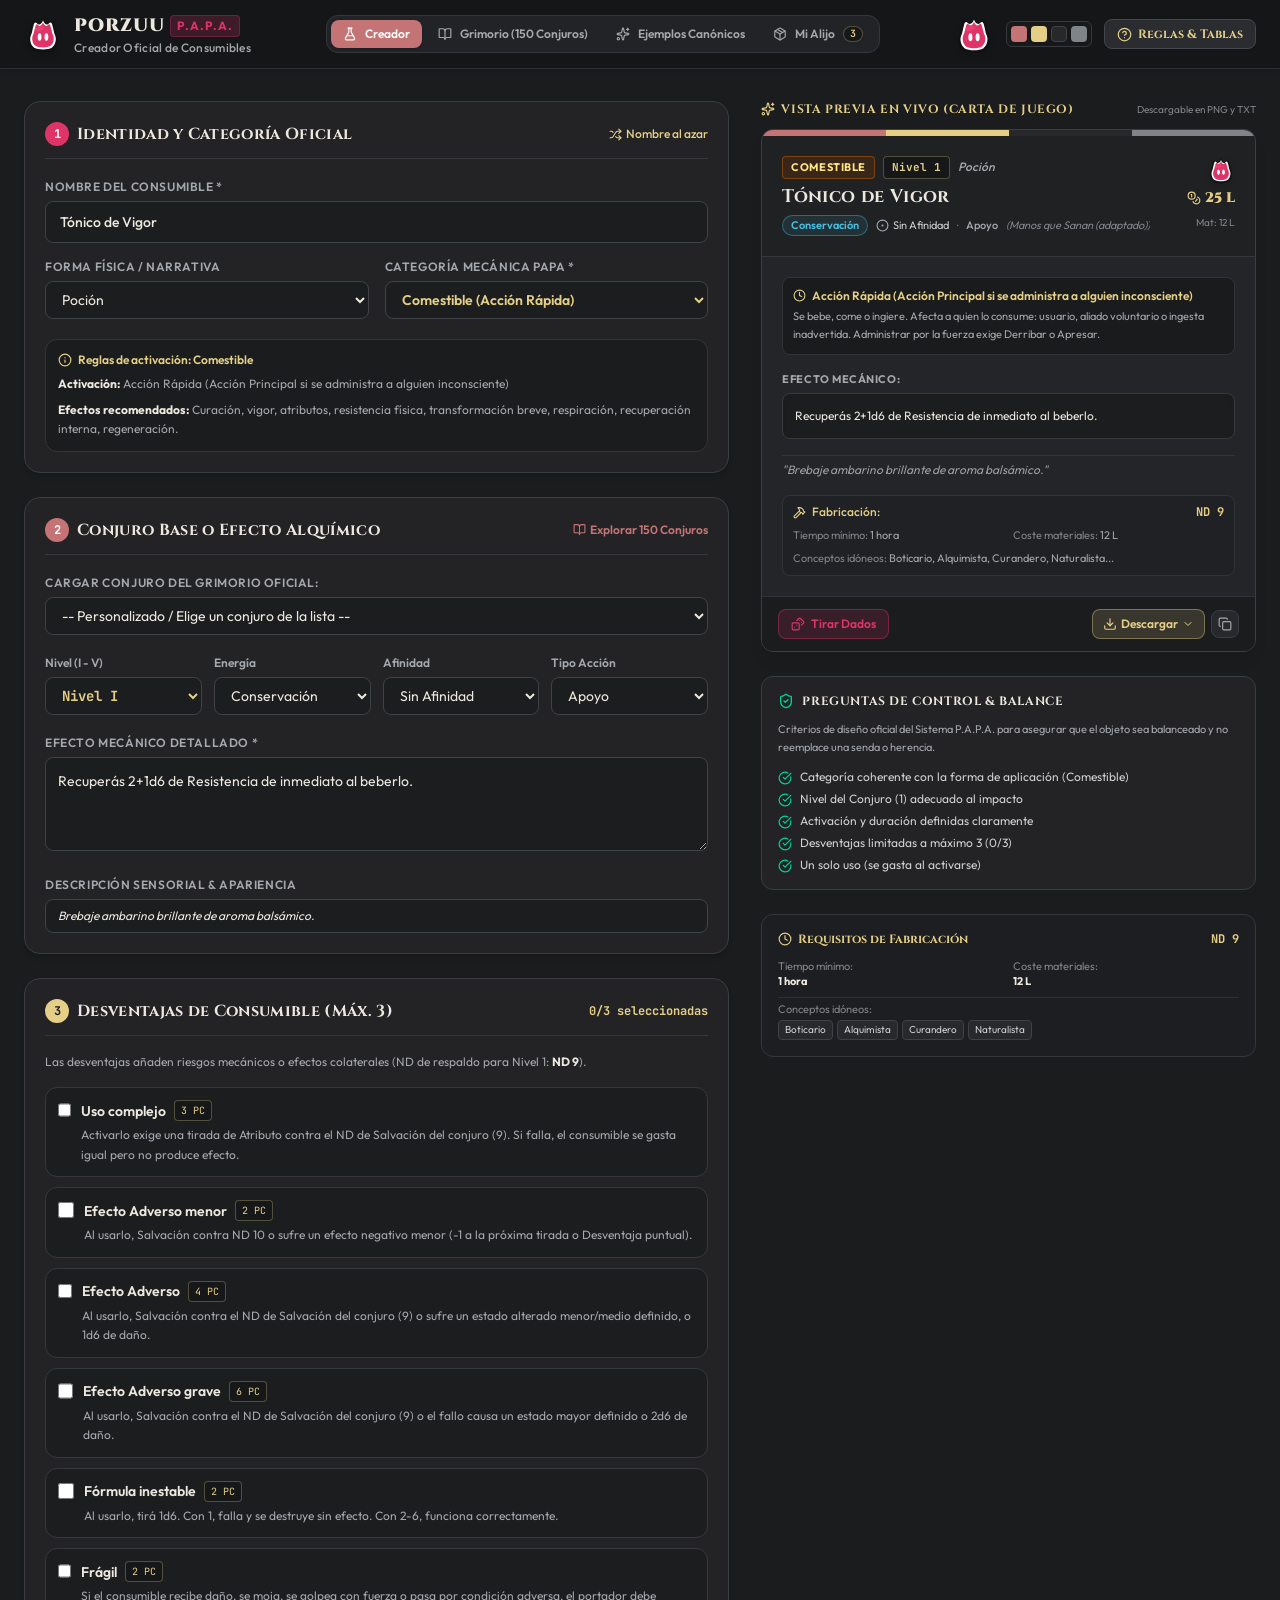
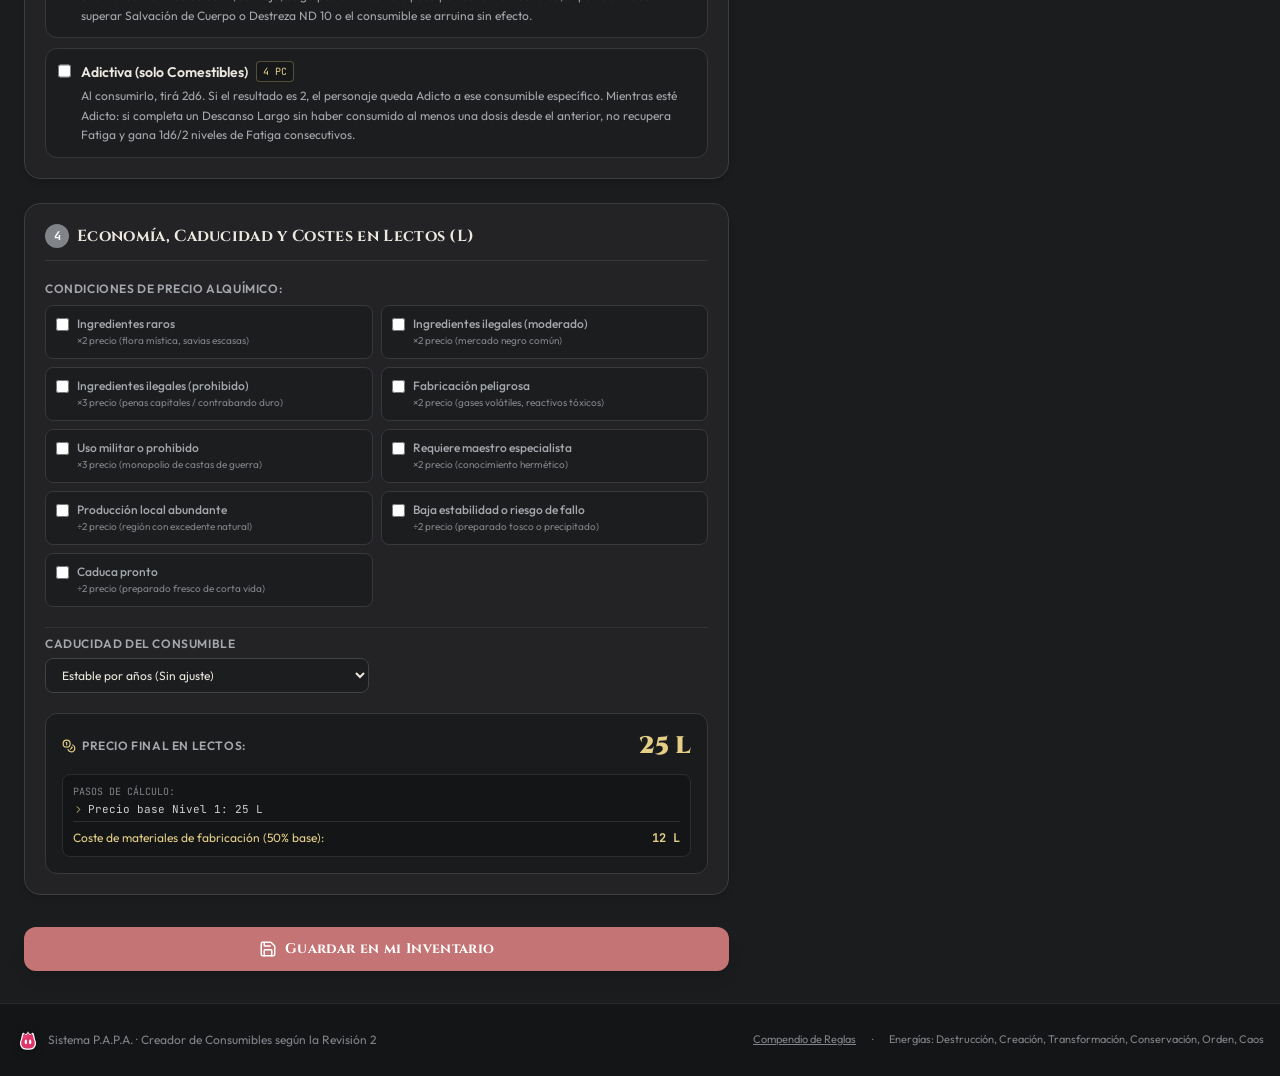
<file: docs/index.html>
<!doctype html>
<html lang="es">
  <head>
    <meta charset="UTF-8" />
    <meta name="viewport" content="width=device-width, initial-scale=1.0" />
    <title>P.A.P.A. Creador de Consumibles</title>
    <meta name="description" content="Creador y gestor oficial de objetos consumibles para el Sistema P.A.P.A. (Pociones, ungüentos, talismanes, pergaminos y bombas) con catálogo de conjuros del Grimorio y cálculo de costes en Lectos." />
    <meta property="og:title" content="P.A.P.A. Creador de Consumibles" />
    <meta property="og:description" content="Creador y gestor oficial de objetos consumibles para el Sistema P.A.P.A. (Pociones, ungüentos, talismanes, pergaminos y bombas) con catálogo de conjuros del Grimorio y cálculo de costes en Lectos." />
    <meta property="og:type" content="website" />
    <meta name="twitter:card" content="summary_large_image" />
    <link rel="preconnect" href="https://fonts.googleapis.com">
    <link rel="preconnect" href="https://fonts.gstatic.com" crossorigin>
    <link href="https://fonts.googleapis.com/css2?family=Cinzel:wght@600;700;800;900&family=Outfit:wght@300;400;500;600;700&family=JetBrains+Mono:wght@400;500;600&display=swap" rel="stylesheet">
    <script type="module" crossorigin src="./assets/index-DGVx4wsj.js"></script>
    <link rel="stylesheet" crossorigin href="./assets/index-jU_vrio8.css">
  </head>
  <body class="bg-[#1f2022] text-[#f4efe6] antialiased selection:bg-[#c47474] selection:text-white">
    <div id="root"></div>
  </body>
</html>
</file>
<file: docs/assets/index-jU_vrio8.css>
/*! tailwindcss v4.3.3 | MIT License | https://tailwindcss.com */
@layer properties{@supports (((-webkit-hyphens:none)) and (not (margin-trim:inline))) or ((-moz-orient:inline) and (not (color:rgb(from red r g b)))){*,:before,:after,::backdrop{--tw-translate-x:0;--tw-translate-y:0;--tw-translate-z:0;--tw-rotate-x:initial;--tw-rotate-y:initial;--tw-rotate-z:initial;--tw-skew-x:initial;--tw-skew-y:initial;--tw-space-y-reverse:0;--tw-divide-y-reverse:0;--tw-border-style:solid;--tw-gradient-position:initial;--tw-gradient-from:#0000;--tw-gradient-via:#0000;--tw-gradient-to:#0000;--tw-gradient-stops:initial;--tw-gradient-via-stops:initial;--tw-gradient-from-position:0%;--tw-gradient-via-position:50%;--tw-gradient-to-position:100%;--tw-leading:initial;--tw-font-weight:initial;--tw-tracking:initial;--tw-shadow:0 0 #0000;--tw-shadow-color:initial;--tw-shadow-alpha:100%;--tw-inset-shadow:0 0 #0000;--tw-inset-shadow-color:initial;--tw-inset-shadow-alpha:100%;--tw-ring-color:initial;--tw-ring-shadow:0 0 #0000;--tw-inset-ring-color:initial;--tw-inset-ring-shadow:0 0 #0000;--tw-ring-inset:initial;--tw-ring-offset-width:0px;--tw-ring-offset-color:#fff;--tw-ring-offset-shadow:0 0 #0000;--tw-blur:initial;--tw-brightness:initial;--tw-contrast:initial;--tw-grayscale:initial;--tw-hue-rotate:initial;--tw-invert:initial;--tw-opacity:initial;--tw-saturate:initial;--tw-sepia:initial;--tw-drop-shadow:initial;--tw-drop-shadow-color:initial;--tw-drop-shadow-alpha:100%;--tw-drop-shadow-size:initial;--tw-backdrop-blur:initial;--tw-backdrop-brightness:initial;--tw-backdrop-contrast:initial;--tw-backdrop-grayscale:initial;--tw-backdrop-hue-rotate:initial;--tw-backdrop-invert:initial;--tw-backdrop-opacity:initial;--tw-backdrop-saturate:initial;--tw-backdrop-sepia:initial;--tw-duration:initial;--tw-scale-x:1;--tw-scale-y:1;--tw-scale-z:1}}}@layer theme{:root,:host{--font-sans:"Outfit", system-ui, -apple-system, sans-serif;--font-serif:"Cinzel", Georgia, serif;--font-mono:"JetBrains Mono", monospace;--color-amber-200:oklch(92.4% .12 95.746);--color-amber-300:oklch(87.9% .169 91.605);--color-amber-400:oklch(82.8% .189 84.429);--color-amber-600:oklch(66.6% .179 58.318);--color-amber-700:oklch(55.5% .163 48.998);--color-amber-900:oklch(41.4% .112 45.904);--color-amber-950:oklch(27.9% .077 45.635);--color-emerald-200:oklch(90.5% .093 164.15);--color-emerald-300:oklch(84.5% .143 164.978);--color-emerald-400:oklch(76.5% .177 163.223);--color-emerald-600:oklch(59.6% .145 163.225);--color-emerald-700:oklch(50.8% .118 165.612);--color-emerald-900:oklch(37.8% .077 168.94);--color-emerald-950:oklch(26.2% .051 172.552);--color-sky-400:oklch(74.6% .16 232.661);--color-purple-400:oklch(71.4% .203 305.504);--color-rose-200:oklch(89.2% .058 10.001);--color-rose-300:oklch(81% .117 11.638);--color-rose-400:oklch(71.2% .194 13.428);--color-rose-600:oklch(58.6% .253 17.585);--color-rose-700:oklch(51.4% .222 16.935);--color-rose-900:oklch(41% .159 10.272);--color-rose-950:oklch(27.1% .105 12.094);--color-slate-300:oklch(86.9% .022 252.894);--color-zinc-200:oklch(92% .004 286.32);--color-zinc-700:oklch(37% .013 285.805);--color-zinc-800:oklch(27.4% .006 286.033);--color-stone-400:oklch(70.9% .01 56.259);--color-black:#000;--color-white:#fff;--spacing:.25rem;--container-sm:24rem;--container-md:28rem;--container-xl:36rem;--container-2xl:42rem;--container-4xl:56rem;--container-7xl:80rem;--text-xs:.75rem;--text-xs--line-height:calc(1 / .75);--text-sm:.875rem;--text-sm--line-height:calc(1.25 / .875);--text-base:1rem;--text-base--line-height:calc(1.5 / 1);--text-lg:1.125rem;--text-lg--line-height:calc(1.75 / 1.125);--text-xl:1.25rem;--text-xl--line-height:calc(1.75 / 1.25);--text-2xl:1.5rem;--text-2xl--line-height:calc(2 / 1.5);--font-weight-normal:400;--font-weight-medium:500;--font-weight-semibold:600;--font-weight-bold:700;--font-weight-black:900;--tracking-wide:.025em;--tracking-wider:.05em;--tracking-widest:.1em;--leading-snug:1.375;--leading-relaxed:1.625;--radius-sm:.25rem;--radius-md:.375rem;--radius-lg:.5rem;--radius-xl:.75rem;--radius-2xl:1rem;--drop-shadow-md:0 3px 3px #0000001f;--animate-spin:spin 1s linear infinite;--blur-sm:8px;--blur-md:12px;--default-transition-duration:.15s;--default-transition-timing-function:cubic-bezier(.4, 0, .2, 1);--default-font-family:var(--font-sans);--default-mono-font-family:var(--font-mono);--color-papa-dark:#1b1c1e}}@layer base{*,:after,:before,::backdrop{box-sizing:border-box;border:0 solid;margin:0;padding:0}::file-selector-button{box-sizing:border-box;border:0 solid;margin:0;padding:0}html,:host{-webkit-text-size-adjust:100%;tab-size:4;line-height:1.5;font-family:var(--default-font-family,-apple-system, BlinkMacSystemFont, "Segoe UI", Roboto, "Helvetica Neue", "Noto Sans", Arial, sans-serif, "Apple Color Emoji", "Segoe UI Emoji", "Segoe UI Symbol", "Noto Color Emoji");font-feature-settings:var(--default-font-feature-settings,normal);font-variation-settings:var(--default-font-variation-settings,normal);-webkit-tap-highlight-color:transparent}hr{height:0;color:inherit;border-top-width:1px}abbr:where([title]){-webkit-text-decoration:underline dotted;text-decoration:underline dotted}h1,h2,h3,h4,h5,h6{font-size:inherit;font-weight:inherit}a{color:inherit;-webkit-text-decoration:inherit;-webkit-text-decoration:inherit;-webkit-text-decoration:inherit;-webkit-text-decoration:inherit;text-decoration:inherit}b,strong{font-weight:bolder}code,kbd,samp,pre{font-family:var(--default-mono-font-family,ui-monospace, SFMono-Regular, Menlo, Monaco, Consolas, "Liberation Mono", "Courier New", monospace);font-feature-settings:var(--default-mono-font-feature-settings,normal);font-variation-settings:var(--default-mono-font-variation-settings,normal);font-size:1em}small{font-size:80%}sub,sup{vertical-align:baseline;font-size:75%;line-height:0;position:relative}sub{bottom:-.25em}sup{top:-.5em}table{text-indent:0;border-color:inherit;border-collapse:collapse}:-moz-focusring:where(:not(iframe)){outline:auto}progress{vertical-align:baseline}summary{display:list-item}ol,ul,menu{list-style:none}img,svg,video,canvas,audio,iframe,embed,object{vertical-align:middle;display:block}img,video{max-width:100%;height:auto}button,input,select,optgroup,textarea{font:inherit;font-feature-settings:inherit;font-variation-settings:inherit;letter-spacing:inherit;color:inherit;opacity:1;background-color:#0000;border-radius:0}::file-selector-button{font:inherit;font-feature-settings:inherit;font-variation-settings:inherit;letter-spacing:inherit;color:inherit;opacity:1;background-color:#0000;border-radius:0}:where(select:is([multiple],[size])) optgroup{font-weight:bolder}:where(select:is([multiple],[size])) optgroup option{padding-inline-start:20px}::file-selector-button{margin-inline-end:4px}::placeholder{opacity:1}@supports (not ((-webkit-appearance:-apple-pay-button))) or (contain-intrinsic-size:1px){::placeholder{color:currentColor}@supports (color:color-mix(in lab, red, red)){::placeholder{color:color-mix(in oklab, currentcolor 50%, transparent)}}}textarea{resize:vertical}::-webkit-search-decoration{-webkit-appearance:none}::-webkit-date-and-time-value{min-height:1lh;text-align:inherit}::-webkit-datetime-edit{display:inline-flex}::-webkit-datetime-edit-fields-wrapper{padding:0}::-webkit-datetime-edit{padding-block:0}::-webkit-datetime-edit-year-field{padding-block:0}::-webkit-datetime-edit-month-field{padding-block:0}::-webkit-datetime-edit-day-field{padding-block:0}::-webkit-datetime-edit-hour-field{padding-block:0}::-webkit-datetime-edit-minute-field{padding-block:0}::-webkit-datetime-edit-second-field{padding-block:0}::-webkit-datetime-edit-millisecond-field{padding-block:0}::-webkit-datetime-edit-meridiem-field{padding-block:0}::-webkit-calendar-picker-indicator{line-height:1}:-moz-ui-invalid{box-shadow:none}button,input:where([type=button],[type=reset],[type=submit]){appearance:button}::file-selector-button{appearance:button}::-webkit-inner-spin-button{height:auto}::-webkit-outer-spin-button{height:auto}[hidden]:where(:not([hidden=until-found])){display:none!important}body{font-family:var(--font-sans);background-color:var(--color-papa-dark);color:#ede8df}h1,h2,h3,h4,.font-cinzel{font-family:var(--font-serif);letter-spacing:.02em}}@layer components;@layer utilities{.visible{visibility:visible}.absolute{position:absolute}.fixed{position:fixed}.relative{position:relative}.static{position:static}.sticky{position:sticky}.inset-0{inset:0}.top-0{top:0}.top-1\/2{top:50%}.right-0{right:0}.right-3{right:calc(var(--spacing) * 3)}.bottom-full{bottom:100%}.left-3\.5{left:calc(var(--spacing) * 3.5)}.z-30{z-index:30}.z-40{z-index:40}.z-50{z-index:50}.mx-auto{margin-inline:auto}.mt-0\.5{margin-top:calc(var(--spacing) * .5)}.mt-1{margin-top:var(--spacing)}.mt-2{margin-top:calc(var(--spacing) * 2)}.mt-4{margin-top:calc(var(--spacing) * 4)}.mt-auto{margin-top:auto}.mr-1{margin-right:var(--spacing)}.mb-0\.5{margin-bottom:calc(var(--spacing) * .5)}.mb-1{margin-bottom:var(--spacing)}.mb-1\.5{margin-bottom:calc(var(--spacing) * 1.5)}.mb-2{margin-bottom:calc(var(--spacing) * 2)}.mb-3{margin-bottom:calc(var(--spacing) * 3)}.ml-auto{margin-left:auto}.block{display:block}.contents{display:contents}.flex{display:flex}.grid{display:grid}.hidden{display:none}.inline-flex{display:inline-flex}.table{display:table}.h-1\.5{height:calc(var(--spacing) * 1.5)}.h-4{height:calc(var(--spacing) * 4)}.h-6{height:calc(var(--spacing) * 6)}.h-8{height:calc(var(--spacing) * 8)}.h-16{height:calc(var(--spacing) * 16)}.h-full{height:100%}.max-h-\[90vh\]{max-height:90vh}.max-h-\[92vh\]{max-height:92vh}.min-h-screen{min-height:100vh}.w-4{width:calc(var(--spacing) * 4)}.w-6{width:calc(var(--spacing) * 6)}.w-8{width:calc(var(--spacing) * 8)}.w-16{width:calc(var(--spacing) * 16)}.w-52{width:calc(var(--spacing) * 52)}.w-full{width:100%}.max-w-2xl{max-width:var(--container-2xl)}.max-w-4xl{max-width:var(--container-4xl)}.max-w-7xl{max-width:var(--container-7xl)}.max-w-\[150px\]{max-width:150px}.max-w-full{max-width:100%}.max-w-md{max-width:var(--container-md)}.max-w-sm{max-width:var(--container-sm)}.max-w-xl{max-width:var(--container-xl)}.flex-1{flex:1}.shrink-0{flex-shrink:0}.-translate-y-1\/2{--tw-translate-y:calc(calc(1 / 2 * 100%) * -1);translate:var(--tw-translate-x) var(--tw-translate-y)}.transform{transform:var(--tw-rotate-x,) var(--tw-rotate-y,) var(--tw-rotate-z,) var(--tw-skew-x,) var(--tw-skew-y,)}.animate-spin{animation:var(--animate-spin)}.cursor-help{cursor:help}.cursor-pointer{cursor:pointer}.list-inside{list-style-position:inside}.list-disc{list-style-type:disc}.grid-cols-1{grid-template-columns:repeat(1,minmax(0,1fr))}.grid-cols-2{grid-template-columns:repeat(2,minmax(0,1fr))}.flex-col{flex-direction:column}.flex-wrap{flex-wrap:wrap}.items-center{align-items:center}.items-end{align-items:flex-end}.items-start{align-items:flex-start}.items-stretch{align-items:stretch}.justify-around{justify-content:space-around}.justify-between{justify-content:space-between}.justify-center{justify-content:center}.justify-end{justify-content:flex-end}.gap-1{gap:var(--spacing)}.gap-1\.5{gap:calc(var(--spacing) * 1.5)}.gap-2{gap:calc(var(--spacing) * 2)}.gap-2\.5{gap:calc(var(--spacing) * 2.5)}.gap-3{gap:calc(var(--spacing) * 3)}.gap-4{gap:calc(var(--spacing) * 4)}.gap-5{gap:calc(var(--spacing) * 5)}.gap-8{gap:calc(var(--spacing) * 8)}:where(.space-y-0\.5>:not(:last-child)){--tw-space-y-reverse:0;margin-block-start:calc(calc(var(--spacing) * .5) * var(--tw-space-y-reverse));margin-block-end:calc(calc(var(--spacing) * .5) * calc(1 - var(--tw-space-y-reverse)))}:where(.space-y-1>:not(:last-child)){--tw-space-y-reverse:0;margin-block-start:calc(var(--spacing) * var(--tw-space-y-reverse));margin-block-end:calc(var(--spacing) * calc(1 - var(--tw-space-y-reverse)))}:where(.space-y-1\.5>:not(:last-child)){--tw-space-y-reverse:0;margin-block-start:calc(calc(var(--spacing) * 1.5) * var(--tw-space-y-reverse));margin-block-end:calc(calc(var(--spacing) * 1.5) * calc(1 - var(--tw-space-y-reverse)))}:where(.space-y-2>:not(:last-child)){--tw-space-y-reverse:0;margin-block-start:calc(calc(var(--spacing) * 2) * var(--tw-space-y-reverse));margin-block-end:calc(calc(var(--spacing) * 2) * calc(1 - var(--tw-space-y-reverse)))}:where(.space-y-2\.5>:not(:last-child)){--tw-space-y-reverse:0;margin-block-start:calc(calc(var(--spacing) * 2.5) * var(--tw-space-y-reverse));margin-block-end:calc(calc(var(--spacing) * 2.5) * calc(1 - var(--tw-space-y-reverse)))}:where(.space-y-3>:not(:last-child)){--tw-space-y-reverse:0;margin-block-start:calc(calc(var(--spacing) * 3) * var(--tw-space-y-reverse));margin-block-end:calc(calc(var(--spacing) * 3) * calc(1 - var(--tw-space-y-reverse)))}:where(.space-y-4>:not(:last-child)){--tw-space-y-reverse:0;margin-block-start:calc(calc(var(--spacing) * 4) * var(--tw-space-y-reverse));margin-block-end:calc(calc(var(--spacing) * 4) * calc(1 - var(--tw-space-y-reverse)))}:where(.space-y-5>:not(:last-child)){--tw-space-y-reverse:0;margin-block-start:calc(calc(var(--spacing) * 5) * var(--tw-space-y-reverse));margin-block-end:calc(calc(var(--spacing) * 5) * calc(1 - var(--tw-space-y-reverse)))}:where(.space-y-6>:not(:last-child)){--tw-space-y-reverse:0;margin-block-start:calc(calc(var(--spacing) * 6) * var(--tw-space-y-reverse));margin-block-end:calc(calc(var(--spacing) * 6) * calc(1 - var(--tw-space-y-reverse)))}.gap-x-3{column-gap:calc(var(--spacing) * 3)}.gap-y-1{row-gap:var(--spacing)}:where(.divide-y>:not(:last-child)){--tw-divide-y-reverse:0;border-bottom-style:var(--tw-border-style);border-top-style:var(--tw-border-style);border-top-width:calc(1px * var(--tw-divide-y-reverse));border-bottom-width:calc(1px * calc(1 - var(--tw-divide-y-reverse)))}:where(.divide-\[\#2f3136\]>:not(:last-child)){border-color:#2f3136}.self-center{align-self:center}.self-start{align-self:flex-start}.truncate{text-overflow:ellipsis;white-space:nowrap;overflow:hidden}.overflow-hidden{overflow:hidden}.overflow-x-auto{overflow-x:auto}.overflow-y-auto{overflow-y:auto}.rounded{border-radius:.25rem}.rounded-2xl{border-radius:var(--radius-2xl)}.rounded-full{border-radius:2147483647px}.rounded-lg{border-radius:var(--radius-lg)}.rounded-md{border-radius:var(--radius-md)}.rounded-sm{border-radius:var(--radius-sm)}.rounded-xl{border-radius:var(--radius-xl)}.border{border-style:var(--tw-border-style);border-width:1px}.border-t{border-top-style:var(--tw-border-style);border-top-width:1px}.border-b{border-bottom-style:var(--tw-border-style);border-bottom-width:1px}.border-b-2{border-bottom-style:var(--tw-border-style);border-bottom-width:2px}.border-dashed{--tw-border-style:dashed;border-style:dashed}.border-\[\#2b2d31\]{border-color:#2b2d31}.border-\[\#2d2f34\]{border-color:#2d2f34}.border-\[\#2e3035\]{border-color:#2e3035}.border-\[\#3a3c42\]{border-color:#3a3c42}.border-\[\#3b3d42\]{border-color:#3b3d42}.border-\[\#3b3d43\]{border-color:#3b3d43}.border-\[\#3c3e44\]{border-color:#3c3e44}.border-\[\#3e4147\]{border-color:#3e4147}.border-\[\#3f4247\]{border-color:#3f4247}.border-\[\#48bfe3\]\/40{border-color:oklab(75.2744% -.086502 -.0771806/.4)}.border-\[\#48bfe3\]\/50{border-color:oklab(75.2744% -.086502 -.0771806/.5)}.border-\[\#88b04b\]\/40{border-color:oklab(70.633% -.0839409 .108864/.4)}.border-\[\#88b04b\]\/50{border-color:oklab(70.633% -.0839409 .108864/.5)}.border-\[\#292a2e\]{border-color:#292a2e}.border-\[\#383a40\]{border-color:#383a40}.border-\[\#393b41\]{border-color:#393b41}.border-\[\#444\]{border-color:#444}.border-\[\#484b52\]{border-color:#484b52}.border-\[\#555\]{border-color:#555}.border-\[\#33353b\]{border-color:#33353b}.border-\[\#34363c\]{border-color:#34363c}.border-\[\#35373d\]{border-color:#35373d}.border-\[\#36383e\]{border-color:#36383e}.border-\[\#44474e\]{border-color:#44474e}.border-\[\#303236\]{border-color:#303236}.border-\[\#313337\]{border-color:#313337}.border-\[\#313338\]{border-color:#313338}.border-\[\#808388\]\/60{border-color:oklab(60.9062% -.00134248 -.00822535/.6)}.border-\[\#a284e3\]\/40{border-color:oklab(68% .0634173 -.123909/.4)}.border-\[\#a284e3\]\/50{border-color:oklab(68% .0634173 -.123909/.5)}.border-\[\#c47474\]{border-color:#c47474}.border-\[\#c47474\]\/30{border-color:oklab(64.6054% .0948587 .0349174/.3)}.border-\[\#c47474\]\/40{border-color:oklab(64.6054% .0948587 .0349174/.4)}.border-\[\#c47474\]\/50{border-color:oklab(64.6054% .0948587 .0349174/.5)}.border-\[\#c47474\]\/60{border-color:oklab(64.6054% .0948587 .0349174/.6)}.border-\[\#de3468\]\/30{border-color:oklab(60.1377% .204011 .029947/.3)}.border-\[\#de3468\]\/40{border-color:oklab(60.1377% .204011 .029947/.4)}.border-\[\#de3468\]\/50{border-color:oklab(60.1377% .204011 .029947/.5)}.border-\[\#e5cf87\]{border-color:#e5cf87}.border-\[\#e5cf87\]\/30{border-color:oklab(85.6717% -.00503621 .094339/.3)}.border-\[\#e5cf87\]\/40{border-color:oklab(85.6717% -.00503621 .094339/.4)}.border-\[\#e5cf87\]\/50{border-color:oklab(85.6717% -.00503621 .094339/.5)}.border-\[\#e5cf87\]\/60{border-color:oklab(85.6717% -.00503621 .094339/.6)}.border-amber-600\/40{border-color:#dd740066}@supports (color:color-mix(in lab, red, red)){.border-amber-600\/40{border-color:color-mix(in oklab, var(--color-amber-600) 40%, transparent)}}.border-amber-700\/60{border-color:#b7500099}@supports (color:color-mix(in lab, red, red)){.border-amber-700\/60{border-color:color-mix(in oklab, var(--color-amber-700) 60%, transparent)}}.border-emerald-600\/40{border-color:#00976766}@supports (color:color-mix(in lab, red, red)){.border-emerald-600\/40{border-color:color-mix(in oklab, var(--color-emerald-600) 40%, transparent)}}.border-emerald-700\/60{border-color:#00795699}@supports (color:color-mix(in lab, red, red)){.border-emerald-700\/60{border-color:color-mix(in oklab, var(--color-emerald-700) 60%, transparent)}}.border-rose-600\/40{border-color:#e7004466}@supports (color:color-mix(in lab, red, red)){.border-rose-600\/40{border-color:color-mix(in oklab, var(--color-rose-600) 40%, transparent)}}.border-rose-700\/60{border-color:#c2003999}@supports (color:color-mix(in lab, red, red)){.border-rose-700\/60{border-color:color-mix(in oklab, var(--color-rose-700) 60%, transparent)}}.border-transparent{border-color:#0000}.border-zinc-700{border-color:var(--color-zinc-700)}.bg-\[\#1a1b1d\]{background-color:#1a1b1d}.bg-\[\#1b1c1e\]{background-color:#1b1c1e}.bg-\[\#1b1c1e\]\/40{background-color:oklab(22.6203% -.000398785 -.00413002/.4)}.bg-\[\#1b2b23\]{background-color:#1b2b23}.bg-\[\#1c1d1f\]{background-color:#1c1d1f}.bg-\[\#1d1e20\]\/60{background-color:oklab(23.4784% -.000394724 -.00409097/.6)}.bg-\[\#1d1e21\]{background-color:#1d1e21}.bg-\[\#1f2022\]{background-color:#1f2022}.bg-\[\#2b2c30\]{background-color:#2b2c30}.bg-\[\#2c2d31\]{background-color:#2c2d31}.bg-\[\#2d1e22\]{background-color:#2d1e22}.bg-\[\#2d1f22\]{background-color:#2d1f22}.bg-\[\#2f1f22\]{background-color:#2f1f22}.bg-\[\#2f3136\]{background-color:#2f3136}.bg-\[\#3b3d44\]{background-color:#3b3d44}.bg-\[\#48bfe3\]\/10{background-color:oklab(75.2744% -.086502 -.0771806/.1)}.bg-\[\#88b04b\]\/10{background-color:oklab(70.633% -.0839409 .108864/.1)}.bg-\[\#191a1d\]{background-color:#191a1d}.bg-\[\#312a1d\]{background-color:#312a1d}.bg-\[\#333\]{background-color:#333}.bg-\[\#18191b\]{background-color:#18191b}.bg-\[\#26272b\]{background-color:#26272b}.bg-\[\#28282a\]{background-color:#28282a}.bg-\[\#28292c\]{background-color:#28292c}.bg-\[\#28292d\]{background-color:#28292d}.bg-\[\#31291d\]{background-color:#31291d}.bg-\[\#141517\]{background-color:#141517}.bg-\[\#161719\]{background-color:#161719}.bg-\[\#161719\]\/95{background-color:oklab(20.4379% -.000410065 -.00423849/.95)}.bg-\[\#212225\]{background-color:#212225}.bg-\[\#222326\]{background-color:#222326}.bg-\[\#232326\]{background-color:#232326}.bg-\[\#242528\]{background-color:#242528}.bg-\[\#323337\]{background-color:#323337}.bg-\[\#808388\]{background-color:#808388}.bg-\[\#a284e3\]\/10{background-color:oklab(68% .0634173 -.123909/.1)}.bg-\[\#c47474\]{background-color:#c47474}.bg-\[\#c47474\]\/10{background-color:oklab(64.6054% .0948587 .0349174/.1)}.bg-\[\#c47474\]\/20{background-color:oklab(64.6054% .0948587 .0349174/.2)}.bg-\[\#de3468\]{background-color:#de3468}.bg-\[\#de3468\]\/10{background-color:oklab(60.1377% .204011 .029947/.1)}.bg-\[\#de3468\]\/15{background-color:oklab(60.1377% .204011 .029947/.15)}.bg-\[\#de3468\]\/20{background-color:oklab(60.1377% .204011 .029947/.2)}.bg-\[\#e5cf87\]{background-color:#e5cf87}.bg-\[\#e5cf87\]\/10{background-color:oklab(85.6717% -.00503621 .094339/.1)}.bg-\[\#e5cf87\]\/15{background-color:oklab(85.6717% -.00503621 .094339/.15)}.bg-\[\#e5cf87\]\/20{background-color:oklab(85.6717% -.00503621 .094339/.2)}.bg-amber-900\/30{background-color:#7b33064d}@supports (color:color-mix(in lab, red, red)){.bg-amber-900\/30{background-color:color-mix(in oklab, var(--color-amber-900) 30%, transparent)}}.bg-amber-950\/30{background-color:#4619014d}@supports (color:color-mix(in lab, red, red)){.bg-amber-950\/30{background-color:color-mix(in oklab, var(--color-amber-950) 30%, transparent)}}.bg-black\/80{background-color:#000c}@supports (color:color-mix(in lab, red, red)){.bg-black\/80{background-color:color-mix(in oklab, var(--color-black) 80%, transparent)}}.bg-emerald-900\/30{background-color:#004e3b4d}@supports (color:color-mix(in lab, red, red)){.bg-emerald-900\/30{background-color:color-mix(in oklab, var(--color-emerald-900) 30%, transparent)}}.bg-emerald-950\/30{background-color:#002c224d}@supports (color:color-mix(in lab, red, red)){.bg-emerald-950\/30{background-color:color-mix(in oklab, var(--color-emerald-950) 30%, transparent)}}.bg-rose-900\/30{background-color:#8b08364d}@supports (color:color-mix(in lab, red, red)){.bg-rose-900\/30{background-color:color-mix(in oklab, var(--color-rose-900) 30%, transparent)}}.bg-rose-950\/30{background-color:#4d02184d}@supports (color:color-mix(in lab, red, red)){.bg-rose-950\/30{background-color:color-mix(in oklab, var(--color-rose-950) 30%, transparent)}}.bg-zinc-800{background-color:var(--color-zinc-800)}.bg-gradient-to-r{--tw-gradient-position:to right in oklab;background-image:linear-gradient(var(--tw-gradient-stops))}.from-\[\#25262a\]{--tw-gradient-from:#25262a;--tw-gradient-stops:var(--tw-gradient-via-stops,var(--tw-gradient-position), var(--tw-gradient-from) var(--tw-gradient-from-position), var(--tw-gradient-to) var(--tw-gradient-to-position))}.from-\[\#242529\]{--tw-gradient-from:#242529;--tw-gradient-stops:var(--tw-gradient-via-stops,var(--tw-gradient-position), var(--tw-gradient-from) var(--tw-gradient-from-position), var(--tw-gradient-to) var(--tw-gradient-to-position))}.via-\[\#1d1e21\]{--tw-gradient-via:#1d1e21;--tw-gradient-via-stops:var(--tw-gradient-position), var(--tw-gradient-from) var(--tw-gradient-from-position), var(--tw-gradient-via) var(--tw-gradient-via-position), var(--tw-gradient-to) var(--tw-gradient-to-position);--tw-gradient-stops:var(--tw-gradient-via-stops)}.via-\[\#1f2023\]{--tw-gradient-via:#1f2023;--tw-gradient-via-stops:var(--tw-gradient-position), var(--tw-gradient-from) var(--tw-gradient-from-position), var(--tw-gradient-via) var(--tw-gradient-via-position), var(--tw-gradient-to) var(--tw-gradient-to-position);--tw-gradient-stops:var(--tw-gradient-via-stops)}.to-\[\#28292d\]{--tw-gradient-to:#28292d;--tw-gradient-stops:var(--tw-gradient-via-stops,var(--tw-gradient-position), var(--tw-gradient-from) var(--tw-gradient-from-position), var(--tw-gradient-to) var(--tw-gradient-to-position))}.p-1{padding:var(--spacing)}.p-1\.5{padding:calc(var(--spacing) * 1.5)}.p-2{padding:calc(var(--spacing) * 2)}.p-2\.5{padding:calc(var(--spacing) * 2.5)}.p-3{padding:calc(var(--spacing) * 3)}.p-4{padding:calc(var(--spacing) * 4)}.p-5{padding:calc(var(--spacing) * 5)}.p-6{padding:calc(var(--spacing) * 6)}.px-1\.5{padding-inline:calc(var(--spacing) * 1.5)}.px-2{padding-inline:calc(var(--spacing) * 2)}.px-2\.5{padding-inline:calc(var(--spacing) * 2.5)}.px-3{padding-inline:calc(var(--spacing) * 3)}.px-3\.5{padding-inline:calc(var(--spacing) * 3.5)}.px-4{padding-inline:calc(var(--spacing) * 4)}.px-5{padding-inline:calc(var(--spacing) * 5)}.px-6{padding-inline:calc(var(--spacing) * 6)}.py-0\.5{padding-block:calc(var(--spacing) * .5)}.py-1{padding-block:var(--spacing)}.py-1\.5{padding-block:calc(var(--spacing) * 1.5)}.py-2{padding-block:calc(var(--spacing) * 2)}.py-2\.5{padding-block:calc(var(--spacing) * 2.5)}.py-3{padding-block:calc(var(--spacing) * 3)}.py-6{padding-block:calc(var(--spacing) * 6)}.py-12{padding-block:calc(var(--spacing) * 12)}.py-16{padding-block:calc(var(--spacing) * 16)}.pt-1{padding-top:var(--spacing)}.pt-2{padding-top:calc(var(--spacing) * 2)}.pt-5{padding-top:calc(var(--spacing) * 5)}.pr-10{padding-right:calc(var(--spacing) * 10)}.pb-1{padding-bottom:var(--spacing)}.pb-3{padding-bottom:calc(var(--spacing) * 3)}.pl-10{padding-left:calc(var(--spacing) * 10)}.text-center{text-align:center}.text-left{text-align:left}.text-right{text-align:right}.font-mono{font-family:var(--font-mono)}.font-sans{font-family:var(--font-sans)}.font-serif{font-family:var(--font-serif)}.text-2xl{font-size:var(--text-2xl);line-height:var(--tw-leading,var(--text-2xl--line-height))}.text-base{font-size:var(--text-base);line-height:var(--tw-leading,var(--text-base--line-height))}.text-lg{font-size:var(--text-lg);line-height:var(--tw-leading,var(--text-lg--line-height))}.text-sm{font-size:var(--text-sm);line-height:var(--tw-leading,var(--text-sm--line-height))}.text-xl{font-size:var(--text-xl);line-height:var(--tw-leading,var(--text-xl--line-height))}.text-xs{font-size:var(--text-xs);line-height:var(--tw-leading,var(--text-xs--line-height))}.text-\[10px\]{font-size:10px}.text-\[11px\]{font-size:11px}.leading-relaxed{--tw-leading:var(--leading-relaxed);line-height:var(--leading-relaxed)}.leading-snug{--tw-leading:var(--leading-snug);line-height:var(--leading-snug)}.font-black{--tw-font-weight:var(--font-weight-black);font-weight:var(--font-weight-black)}.font-bold{--tw-font-weight:var(--font-weight-bold);font-weight:var(--font-weight-bold)}.font-medium{--tw-font-weight:var(--font-weight-medium);font-weight:var(--font-weight-medium)}.font-normal{--tw-font-weight:var(--font-weight-normal);font-weight:var(--font-weight-normal)}.font-semibold{--tw-font-weight:var(--font-weight-semibold);font-weight:var(--font-weight-semibold)}.tracking-wide{--tw-tracking:var(--tracking-wide);letter-spacing:var(--tracking-wide)}.tracking-wider{--tw-tracking:var(--tracking-wider);letter-spacing:var(--tracking-wider)}.tracking-widest{--tw-tracking:var(--tracking-widest);letter-spacing:var(--tracking-widest)}.text-\[\#1b1c1e\]{color:#1b1c1e}.text-\[\#9a9da3\]{color:#9a9da3}.text-\[\#48bfe3\]{color:#48bfe3}.text-\[\#88b04b\]{color:#88b04b}.text-\[\#808388\]{color:#808388}.text-\[\#a4a7ac\]{color:#a4a7ac}.text-\[\#a284e3\]{color:#a284e3}.text-\[\#c47474\]{color:#c47474}.text-\[\#cfcfcf\]{color:#cfcfcf}.text-\[\#de3468\]{color:#de3468}.text-\[\#e0b4b4\]{color:#e0b4b4}.text-\[\#e5cf87\]{color:#e5cf87}.text-\[\#ede8df\]{color:#ede8df}.text-\[\#f1a2a2\]{color:#f1a2a2}.text-\[\#f1dfa8\]{color:#f1dfa8}.text-\[\#f4efe6\]{color:#f4efe6}.text-\[\#f67fa4\]{color:#f67fa4}.text-amber-200{color:var(--color-amber-200)}.text-amber-300{color:var(--color-amber-300)}.text-amber-400{color:var(--color-amber-400)}.text-emerald-200{color:var(--color-emerald-200)}.text-emerald-300{color:var(--color-emerald-300)}.text-emerald-400{color:var(--color-emerald-400)}.text-purple-400{color:var(--color-purple-400)}.text-rose-200{color:var(--color-rose-200)}.text-rose-300{color:var(--color-rose-300)}.text-rose-400{color:var(--color-rose-400)}.text-sky-400{color:var(--color-sky-400)}.text-slate-300{color:var(--color-slate-300)}.text-stone-400{color:var(--color-stone-400)}.text-white{color:var(--color-white)}.text-zinc-200{color:var(--color-zinc-200)}.uppercase{text-transform:uppercase}.italic{font-style:italic}.underline{text-decoration-line:underline}.antialiased{-webkit-font-smoothing:antialiased;-moz-osx-font-smoothing:grayscale}.placeholder-\[\#808388\]::placeholder{color:#808388}.accent-\[\#c47474\]{accent-color:#c47474}.accent-\[\#e5cf87\]{accent-color:#e5cf87}.shadow{--tw-shadow:0 1px 3px 0 var(--tw-shadow-color,#0000001a), 0 1px 2px -1px var(--tw-shadow-color,#0000001a);box-shadow:var(--tw-inset-shadow), var(--tw-inset-ring-shadow), var(--tw-ring-offset-shadow), var(--tw-ring-shadow), var(--tw-shadow)}.shadow-2xl{--tw-shadow:0 25px 50px -12px var(--tw-shadow-color,#00000040);box-shadow:var(--tw-inset-shadow), var(--tw-inset-ring-shadow), var(--tw-ring-offset-shadow), var(--tw-ring-shadow), var(--tw-shadow)}.shadow-inner{--tw-shadow:inset 0 2px 4px 0 var(--tw-shadow-color,#0000000d);box-shadow:var(--tw-inset-shadow), var(--tw-inset-ring-shadow), var(--tw-ring-offset-shadow), var(--tw-ring-shadow), var(--tw-shadow)}.shadow-lg{--tw-shadow:0 10px 15px -3px var(--tw-shadow-color,#0000001a), 0 4px 6px -4px var(--tw-shadow-color,#0000001a);box-shadow:var(--tw-inset-shadow), var(--tw-inset-ring-shadow), var(--tw-ring-offset-shadow), var(--tw-ring-shadow), var(--tw-shadow)}.shadow-md{--tw-shadow:0 4px 6px -1px var(--tw-shadow-color,#0000001a), 0 2px 4px -2px var(--tw-shadow-color,#0000001a);box-shadow:var(--tw-inset-shadow), var(--tw-inset-ring-shadow), var(--tw-ring-offset-shadow), var(--tw-ring-shadow), var(--tw-shadow)}.shadow-sm{--tw-shadow:0 1px 3px 0 var(--tw-shadow-color,#0000001a), 0 1px 2px -1px var(--tw-shadow-color,#0000001a);box-shadow:var(--tw-inset-shadow), var(--tw-inset-ring-shadow), var(--tw-ring-offset-shadow), var(--tw-ring-shadow), var(--tw-shadow)}.drop-shadow-md{--tw-drop-shadow-size:drop-shadow(0 3px 3px var(--tw-drop-shadow-color,#0000001f));--tw-drop-shadow:drop-shadow(var(--drop-shadow-md));filter:var(--tw-blur,) var(--tw-brightness,) var(--tw-contrast,) var(--tw-grayscale,) var(--tw-hue-rotate,) var(--tw-invert,) var(--tw-saturate,) var(--tw-sepia,) var(--tw-drop-shadow,)}.filter{filter:var(--tw-blur,) var(--tw-brightness,) var(--tw-contrast,) var(--tw-grayscale,) var(--tw-hue-rotate,) var(--tw-invert,) var(--tw-saturate,) var(--tw-sepia,) var(--tw-drop-shadow,)}.backdrop-blur-md{--tw-backdrop-blur:blur(var(--blur-md));-webkit-backdrop-filter:var(--tw-backdrop-blur,) var(--tw-backdrop-brightness,) var(--tw-backdrop-contrast,) var(--tw-backdrop-grayscale,) var(--tw-backdrop-hue-rotate,) var(--tw-backdrop-invert,) var(--tw-backdrop-opacity,) var(--tw-backdrop-saturate,) var(--tw-backdrop-sepia,);backdrop-filter:var(--tw-backdrop-blur,) var(--tw-backdrop-brightness,) var(--tw-backdrop-contrast,) var(--tw-backdrop-grayscale,) var(--tw-backdrop-hue-rotate,) var(--tw-backdrop-invert,) var(--tw-backdrop-opacity,) var(--tw-backdrop-saturate,) var(--tw-backdrop-sepia,)}.backdrop-blur-sm{--tw-backdrop-blur:blur(var(--blur-sm));-webkit-backdrop-filter:var(--tw-backdrop-blur,) var(--tw-backdrop-brightness,) var(--tw-backdrop-contrast,) var(--tw-backdrop-grayscale,) var(--tw-backdrop-hue-rotate,) var(--tw-backdrop-invert,) var(--tw-backdrop-opacity,) var(--tw-backdrop-saturate,) var(--tw-backdrop-sepia,);backdrop-filter:var(--tw-backdrop-blur,) var(--tw-backdrop-brightness,) var(--tw-backdrop-contrast,) var(--tw-backdrop-grayscale,) var(--tw-backdrop-hue-rotate,) var(--tw-backdrop-invert,) var(--tw-backdrop-opacity,) var(--tw-backdrop-saturate,) var(--tw-backdrop-sepia,)}.transition-all{transition-property:all;transition-timing-function:var(--tw-ease,var(--default-transition-timing-function));transition-duration:var(--tw-duration,var(--default-transition-duration))}.transition-colors{transition-property:color,background-color,border-color,outline-color,text-decoration-color,fill,stroke,--tw-gradient-from,--tw-gradient-via,--tw-gradient-to;transition-timing-function:var(--tw-ease,var(--default-transition-timing-function));transition-duration:var(--tw-duration,var(--default-transition-duration))}.transition-transform{transition-property:transform,translate,scale,rotate;transition-timing-function:var(--tw-ease,var(--default-transition-timing-function));transition-duration:var(--tw-duration,var(--default-transition-duration))}.duration-200{--tw-duration:.2s;transition-duration:.2s}.duration-300{--tw-duration:.3s;transition-duration:.3s}.outline-none{--tw-outline-style:none;outline-style:none}@media (hover:hover){.group-hover\:scale-110:is(:where(.group):hover *){--tw-scale-x:110%;--tw-scale-y:110%;--tw-scale-z:110%;scale:var(--tw-scale-x) var(--tw-scale-y)}.group-hover\:text-\[\#f1dfa8\]:is(:where(.group):hover *){color:#f1dfa8}.group-hover\:shadow-md:is(:where(.group):hover *){--tw-shadow:0 4px 6px -1px var(--tw-shadow-color,#0000001a), 0 2px 4px -2px var(--tw-shadow-color,#0000001a);box-shadow:var(--tw-inset-shadow), var(--tw-inset-ring-shadow), var(--tw-ring-offset-shadow), var(--tw-ring-shadow), var(--tw-shadow)}}.selection\:bg-\[\#c47474\] ::selection{background-color:#c47474}.selection\:bg-\[\#c47474\]::selection{background-color:#c47474}.selection\:text-white ::selection{color:var(--color-white)}.selection\:text-white::selection{color:var(--color-white)}@media (hover:hover){.hover\:scale-102:hover{--tw-scale-x:102%;--tw-scale-y:102%;--tw-scale-z:102%;scale:var(--tw-scale-x) var(--tw-scale-y)}.hover\:scale-105:hover{--tw-scale-x:105%;--tw-scale-y:105%;--tw-scale-z:105%;scale:var(--tw-scale-x) var(--tw-scale-y)}.hover\:scale-125:hover{--tw-scale-x:125%;--tw-scale-y:125%;--tw-scale-z:125%;scale:var(--tw-scale-x) var(--tw-scale-y)}.hover\:border-\[\#4c4f57\]:hover{border-color:#4c4f57}.hover\:border-\[\#555\]:hover{border-color:#555}.hover\:border-\[\#52555d\]:hover{border-color:#52555d}.hover\:border-\[\#de3468\]:hover{border-color:#de3468}.hover\:bg-\[\#2c2d31\]:hover{background-color:#2c2d31}.hover\:bg-\[\#2e3035\]:hover{background-color:#2e3035}.hover\:bg-\[\#3c3e44\]:hover{background-color:#3c3e44}.hover\:bg-\[\#3c3e45\]:hover{background-color:#3c3e45}.hover\:bg-\[\#383a40\]:hover{background-color:#383a40}.hover\:bg-\[\#34363b\]:hover{background-color:#34363b}.hover\:bg-\[\#36383e\]:hover{background-color:#36383e}.hover\:bg-\[\#323337\]:hover{background-color:#323337}.hover\:bg-\[\#c47474\]\/20:hover{background-color:oklab(64.6054% .0948587 .0349174/.2)}.hover\:bg-\[\#d68585\]:hover{background-color:#d68585}.hover\:bg-\[\#de3468\]:hover{background-color:#de3468}.hover\:bg-\[\#de3468\]\/20:hover{background-color:oklab(60.1377% .204011 .029947/.2)}.hover\:bg-\[\#de3468\]\/25:hover{background-color:oklab(60.1377% .204011 .029947/.25)}.hover\:bg-\[\#e5cf87\]\/10:hover{background-color:oklab(85.6717% -.00503621 .094339/.1)}.hover\:bg-\[\#e5cf87\]\/20:hover{background-color:oklab(85.6717% -.00503621 .094339/.2)}.hover\:bg-\[\#e5cf87\]\/25:hover{background-color:oklab(85.6717% -.00503621 .094339/.25)}.hover\:text-\[\#e5cf87\]:hover{color:#e5cf87}.hover\:text-\[\#ede8df\]:hover{color:#ede8df}.hover\:text-white:hover{color:var(--color-white)}.hover\:underline:hover{text-decoration-line:underline}}.focus\:border-\[\#c47474\]:focus{border-color:#c47474}.focus\:ring-1:focus{--tw-ring-shadow:var(--tw-ring-inset,) 0 0 0 calc(1px + var(--tw-ring-offset-width)) var(--tw-ring-color,currentcolor);box-shadow:var(--tw-inset-shadow), var(--tw-inset-ring-shadow), var(--tw-ring-offset-shadow), var(--tw-ring-shadow), var(--tw-shadow)}.focus\:ring-\[\#c47474\]:focus{--tw-ring-color:#c47474}.active\:scale-98:active{--tw-scale-x:98%;--tw-scale-y:98%;--tw-scale-z:98%;scale:var(--tw-scale-x) var(--tw-scale-y)}@media (width>=40rem){.sm\:col-span-2{grid-column:span 2/span 2}.sm\:inline{display:inline}.sm\:grid-cols-2{grid-template-columns:repeat(2,minmax(0,1fr))}.sm\:grid-cols-4{grid-template-columns:repeat(4,minmax(0,1fr))}.sm\:grid-cols-5{grid-template-columns:repeat(5,minmax(0,1fr))}.sm\:flex-row{flex-direction:row}.sm\:items-center{align-items:center}.sm\:self-center{align-self:center}.sm\:p-5{padding:calc(var(--spacing) * 5)}.sm\:px-4{padding-inline:calc(var(--spacing) * 4)}.sm\:px-6{padding-inline:calc(var(--spacing) * 6)}.sm\:py-8{padding-block:calc(var(--spacing) * 8)}}@media (width>=48rem){.md\:flex{display:flex}.md\:hidden{display:none}.md\:grid-cols-2{grid-template-columns:repeat(2,minmax(0,1fr))}.md\:grid-cols-3{grid-template-columns:repeat(3,minmax(0,1fr))}.md\:flex-row{flex-direction:row}.md\:items-center{align-items:center}}@media (width>=64rem){.lg\:sticky{position:sticky}.lg\:top-6{top:calc(var(--spacing) * 6)}.lg\:col-span-5{grid-column:span 5/span 5}.lg\:col-span-7{grid-column:span 7/span 7}.lg\:grid-cols-12{grid-template-columns:repeat(12,minmax(0,1fr))}}@media (width>=80rem){.xl\:grid-cols-3{grid-template-columns:repeat(3,minmax(0,1fr))}}}::-webkit-scrollbar{width:8px;height:8px}::-webkit-scrollbar-track{background:#1c1d1f}::-webkit-scrollbar-thumb{background:#3c3e44;border-radius:4px}::-webkit-scrollbar-thumb:hover{background:#50535b}@media print{body{color:#111!important;background-color:#fff!important}.no-print{display:none!important}.print-only{display:block!important}.print-card{page-break-inside:avoid;color:#111!important;background:#fff!important;border:2px solid #222!important}}@property --tw-translate-x{syntax:"*";inherits:false;initial-value:0}@property --tw-translate-y{syntax:"*";inherits:false;initial-value:0}@property --tw-translate-z{syntax:"*";inherits:false;initial-value:0}@property --tw-rotate-x{syntax:"*";inherits:false}@property --tw-rotate-y{syntax:"*";inherits:false}@property --tw-rotate-z{syntax:"*";inherits:false}@property --tw-skew-x{syntax:"*";inherits:false}@property --tw-skew-y{syntax:"*";inherits:false}@property --tw-space-y-reverse{syntax:"*";inherits:false;initial-value:0}@property --tw-divide-y-reverse{syntax:"*";inherits:false;initial-value:0}@property --tw-border-style{syntax:"*";inherits:false;initial-value:solid}@property --tw-gradient-position{syntax:"*";inherits:false}@property --tw-gradient-from{syntax:"<color>";inherits:false;initial-value:#0000}@property --tw-gradient-via{syntax:"<color>";inherits:false;initial-value:#0000}@property --tw-gradient-to{syntax:"<color>";inherits:false;initial-value:#0000}@property --tw-gradient-stops{syntax:"*";inherits:false}@property --tw-gradient-via-stops{syntax:"*";inherits:false}@property --tw-gradient-from-position{syntax:"<length-percentage>";inherits:false;initial-value:0%}@property --tw-gradient-via-position{syntax:"<length-percentage>";inherits:false;initial-value:50%}@property --tw-gradient-to-position{syntax:"<length-percentage>";inherits:false;initial-value:100%}@property --tw-leading{syntax:"*";inherits:false}@property --tw-font-weight{syntax:"*";inherits:false}@property --tw-tracking{syntax:"*";inherits:false}@property --tw-shadow{syntax:"*";inherits:false;initial-value:0 0 #0000}@property --tw-shadow-color{syntax:"*";inherits:false}@property --tw-shadow-alpha{syntax:"<percentage>";inherits:false;initial-value:100%}@property --tw-inset-shadow{syntax:"*";inherits:false;initial-value:0 0 #0000}@property --tw-inset-shadow-color{syntax:"*";inherits:false}@property --tw-inset-shadow-alpha{syntax:"<percentage>";inherits:false;initial-value:100%}@property --tw-ring-color{syntax:"*";inherits:false}@property --tw-ring-shadow{syntax:"*";inherits:false;initial-value:0 0 #0000}@property --tw-inset-ring-color{syntax:"*";inherits:false}@property --tw-inset-ring-shadow{syntax:"*";inherits:false;initial-value:0 0 #0000}@property --tw-ring-inset{syntax:"*";inherits:false}@property --tw-ring-offset-width{syntax:"<length>";inherits:false;initial-value:0}@property --tw-ring-offset-color{syntax:"*";inherits:false;initial-value:#fff}@property --tw-ring-offset-shadow{syntax:"*";inherits:false;initial-value:0 0 #0000}@property --tw-blur{syntax:"*";inherits:false}@property --tw-brightness{syntax:"*";inherits:false}@property --tw-contrast{syntax:"*";inherits:false}@property --tw-grayscale{syntax:"*";inherits:false}@property --tw-hue-rotate{syntax:"*";inherits:false}@property --tw-invert{syntax:"*";inherits:false}@property --tw-opacity{syntax:"*";inherits:false}@property --tw-saturate{syntax:"*";inherits:false}@property --tw-sepia{syntax:"*";inherits:false}@property --tw-drop-shadow{syntax:"*";inherits:false}@property --tw-drop-shadow-color{syntax:"*";inherits:false}@property --tw-drop-shadow-alpha{syntax:"<percentage>";inherits:false;initial-value:100%}@property --tw-drop-shadow-size{syntax:"*";inherits:false}@property --tw-backdrop-blur{syntax:"*";inherits:false}@property --tw-backdrop-brightness{syntax:"*";inherits:false}@property --tw-backdrop-contrast{syntax:"*";inherits:false}@property --tw-backdrop-grayscale{syntax:"*";inherits:false}@property --tw-backdrop-hue-rotate{syntax:"*";inherits:false}@property --tw-backdrop-invert{syntax:"*";inherits:false}@property --tw-backdrop-opacity{syntax:"*";inherits:false}@property --tw-backdrop-saturate{syntax:"*";inherits:false}@property --tw-backdrop-sepia{syntax:"*";inherits:false}@property --tw-duration{syntax:"*";inherits:false}@property --tw-scale-x{syntax:"*";inherits:false;initial-value:1}@property --tw-scale-y{syntax:"*";inherits:false;initial-value:1}@property --tw-scale-z{syntax:"*";inherits:false;initial-value:1}@keyframes spin{to{transform:rotate(360deg)}}
</file>
